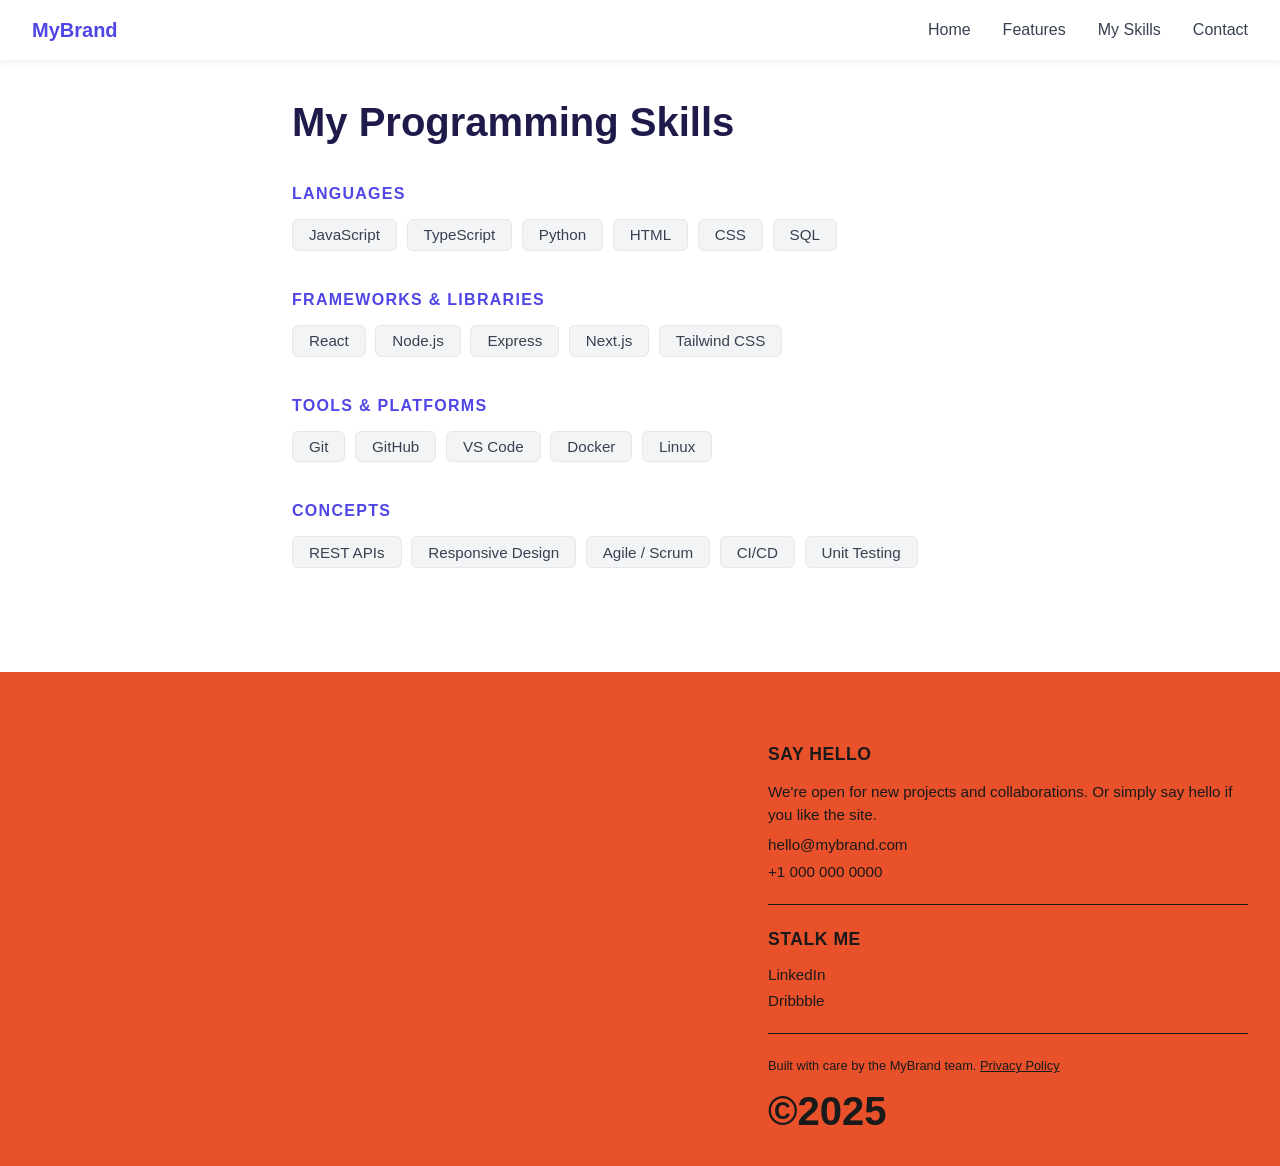
<file: my-skills.html>
<!DOCTYPE html>
<html lang="en">
<head>
  <meta charset="UTF-8" />
  <meta name="viewport" content="width=device-width, initial-scale=1.0" />
  <title>My Skills — MyBrand</title>
  <link rel="stylesheet" href="styles.css" />
  <style>
    .skills-page {
      max-width: 760px;
      margin: 0 auto;
      padding: 100px 2rem 4rem;
    }
    .skills-page h1 {
      font-size: clamp(1.75rem, 4vw, 2.5rem);
      font-weight: 800;
      color: #1e1b4b;
      margin-bottom: 2.5rem;
    }
    .skills-category {
      margin-bottom: 2.5rem;
    }
    .skills-category h2 {
      font-size: 1rem;
      font-weight: 700;
      text-transform: uppercase;
      letter-spacing: 0.08em;
      color: #4f46e5;
      margin-bottom: 1rem;
    }
    .skills-list {
      list-style: none;
      display: flex;
      flex-wrap: wrap;
      gap: 0.6rem;
    }
    .skills-list li {
      background: #f3f4f6;
      border: 1px solid #e5e7eb;
      border-radius: 6px;
      padding: 0.4rem 1rem;
      font-size: 0.95rem;
      color: #374151;
      font-weight: 500;
    }
  </style>
</head>
<body>

  <nav class="navbar">
    <a class="nav-brand" href="index.html" style="text-decoration:none;">MyBrand</a>
    <ul class="nav-links">
      <li><a href="index.html#hero">Home</a></li>
      <li><a href="index.html#features">Features</a></li>
      <li><a href="my-skills.html">My Skills</a></li>
<li><a href="#">Contact</a></li>
    </ul>
  </nav>

  <main class="skills-page">
    <h1>My Programming Skills</h1>

    <div class="skills-category">
      <h2>Languages</h2>
      <ul class="skills-list">
        <li>JavaScript</li>
        <li>TypeScript</li>
        <li>Python</li>
        <li>HTML</li>
        <li>CSS</li>
        <li>SQL</li>
      </ul>
    </div>

    <div class="skills-category">
      <h2>Frameworks & Libraries</h2>
      <ul class="skills-list">
        <li>React</li>
        <li>Node.js</li>
        <li>Express</li>
        <li>Next.js</li>
        <li>Tailwind CSS</li>
      </ul>
    </div>

    <div class="skills-category">
      <h2>Tools & Platforms</h2>
      <ul class="skills-list">
        <li>Git</li>
        <li>GitHub</li>
        <li>VS Code</li>
        <li>Docker</li>
        <li>Linux</li>
      </ul>
    </div>

    <div class="skills-category">
      <h2>Concepts</h2>
      <ul class="skills-list">
        <li>REST APIs</li>
        <li>Responsive Design</li>
        <li>Agile / Scrum</li>
        <li>CI/CD</li>
        <li>Unit Testing</li>
      </ul>
    </div>
  </main>

  <footer class="footer">
    <div class="footer-inner">
      <div class="footer-section">
        <h4>SAY HELLO</h4>
        <p>We're open for new projects and collaborations. Or simply say hello if you like the site.</p>
        <a href="mailto:hello@mybrand.com">hello@mybrand.com</a>
        <a href="tel:+10000000000">+1 000 000 0000</a>
      </div>

      <hr class="footer-divider" />

      <div class="footer-section">
        <h4>STALK ME</h4>
        <a href="#">LinkedIn</a>
        <a href="#">Dribbble</a>
      </div>

      <hr class="footer-divider" />

      <div class="footer-bottom">
        <p>Built with care by the MyBrand team. <a href="privacy.html" style="color:#1a1a1a;text-decoration:underline;">Privacy Policy</a></p>
        <span class="footer-copy">©2025</span>
      </div>
    </div>
  </footer>

</body>
</html>
</file>
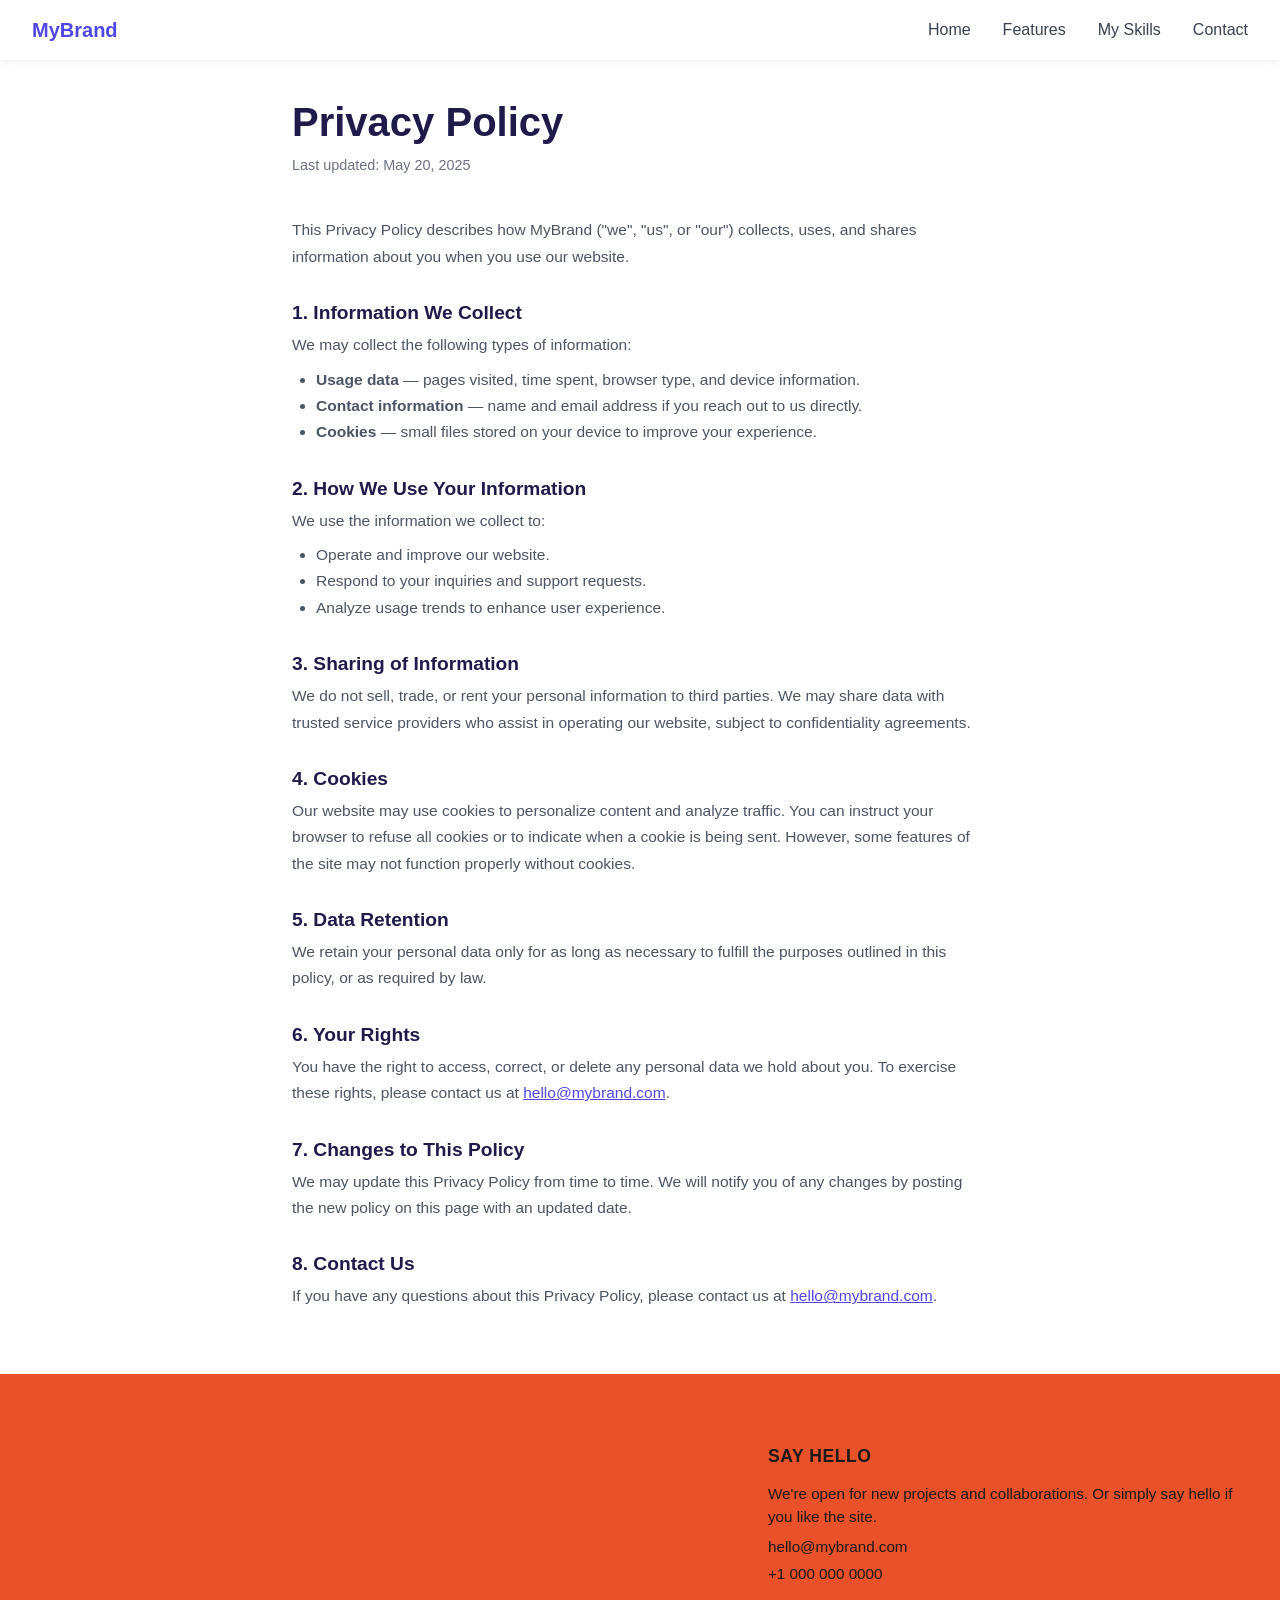
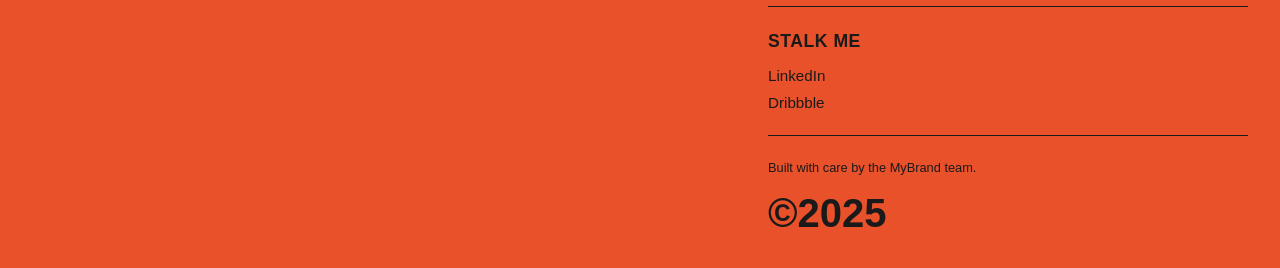
<file: privacy.html>
<!DOCTYPE html>
<html lang="en">
<head>
  <meta charset="UTF-8" />
  <meta name="viewport" content="width=device-width, initial-scale=1.0" />
  <title>Privacy Policy — MyBrand</title>
  <link rel="stylesheet" href="styles.css" />
  <style>
    .privacy-page {
      max-width: 760px;
      margin: 0 auto;
      padding: 100px 2rem 4rem;
    }
    .privacy-page h1 {
      font-size: clamp(1.75rem, 4vw, 2.5rem);
      font-weight: 800;
      color: #1e1b4b;
      margin-bottom: 0.5rem;
    }
    .privacy-page .last-updated {
      color: #6b7280;
      font-size: 0.9rem;
      margin-bottom: 2.5rem;
    }
    .privacy-page h2 {
      font-size: 1.2rem;
      font-weight: 700;
      color: #1e1b4b;
      margin: 2rem 0 0.5rem;
    }
    .privacy-page p, .privacy-page li {
      color: #4b5563;
      line-height: 1.7;
      font-size: 0.97rem;
    }
    .privacy-page ul {
      padding-left: 1.5rem;
      margin-top: 0.5rem;
    }
    .privacy-page a {
      color: #4f46e5;
    }
  </style>
</head>
<body>

  <nav class="navbar">
    <a class="nav-brand" href="index.html" style="text-decoration:none;">MyBrand</a>
    <ul class="nav-links">
      <li><a href="index.html#hero">Home</a></li>
      <li><a href="index.html#features">Features</a></li>
      <li><a href="my-skills.html">My Skills</a></li>
      <li><a href="#">Contact</a></li>
    </ul>
  </nav>

  <main class="privacy-page">
    <h1>Privacy Policy</h1>
    <p class="last-updated">Last updated: May 20, 2025</p>

    <p>This Privacy Policy describes how MyBrand ("we", "us", or "our") collects, uses, and shares information about you when you use our website.</p>

    <h2>1. Information We Collect</h2>
    <p>We may collect the following types of information:</p>
    <ul>
      <li><strong>Usage data</strong> — pages visited, time spent, browser type, and device information.</li>
      <li><strong>Contact information</strong> — name and email address if you reach out to us directly.</li>
      <li><strong>Cookies</strong> — small files stored on your device to improve your experience.</li>
    </ul>

    <h2>2. How We Use Your Information</h2>
    <p>We use the information we collect to:</p>
    <ul>
      <li>Operate and improve our website.</li>
      <li>Respond to your inquiries and support requests.</li>
      <li>Analyze usage trends to enhance user experience.</li>
    </ul>

    <h2>3. Sharing of Information</h2>
    <p>We do not sell, trade, or rent your personal information to third parties. We may share data with trusted service providers who assist in operating our website, subject to confidentiality agreements.</p>

    <h2>4. Cookies</h2>
    <p>Our website may use cookies to personalize content and analyze traffic. You can instruct your browser to refuse all cookies or to indicate when a cookie is being sent. However, some features of the site may not function properly without cookies.</p>

    <h2>5. Data Retention</h2>
    <p>We retain your personal data only for as long as necessary to fulfill the purposes outlined in this policy, or as required by law.</p>

    <h2>6. Your Rights</h2>
    <p>You have the right to access, correct, or delete any personal data we hold about you. To exercise these rights, please contact us at <a href="mailto:hello@mybrand.com">hello@mybrand.com</a>.</p>

    <h2>7. Changes to This Policy</h2>
    <p>We may update this Privacy Policy from time to time. We will notify you of any changes by posting the new policy on this page with an updated date.</p>

    <h2>8. Contact Us</h2>
    <p>If you have any questions about this Privacy Policy, please contact us at <a href="mailto:hello@mybrand.com">hello@mybrand.com</a>.</p>
  </main>

  <footer class="footer">
    <div class="footer-inner">
      <div class="footer-section">
        <h4>SAY HELLO</h4>
        <p>We're open for new projects and collaborations. Or simply say hello if you like the site.</p>
        <a href="mailto:hello@mybrand.com">hello@mybrand.com</a>
        <a href="tel:+10000000000">+1 000 000 0000</a>
      </div>

      <hr class="footer-divider" />

      <div class="footer-section">
        <h4>STALK ME</h4>
        <a href="#">LinkedIn</a>
        <a href="#">Dribbble</a>
      </div>

      <hr class="footer-divider" />

      <div class="footer-bottom">
        <p>Built with care by the MyBrand team.</p>
        <span class="footer-copy">©2025</span>
      </div>
    </div>
  </footer>

</body>
</html>
</file>
<file: styles.css>
*, *::before, *::after {
  box-sizing: border-box;
  margin: 0;
  padding: 0;
}

body {
  font-family: Arial, sans-serif;
  color: #1a1a2e;
}

/* --- Navbar --- */
.navbar {
  position: fixed;
  top: 0;
  width: 100%;
  display: flex;
  align-items: center;
  justify-content: space-between;
  padding: 0 2rem;
  height: 60px;
  background: rgba(255, 255, 255, 0.95);
  backdrop-filter: blur(6px);
  box-shadow: 0 1px 8px rgba(0, 0, 0, 0.08);
  z-index: 100;
}

.nav-brand {
  font-size: 1.25rem;
  font-weight: 700;
  color: #4f46e5;
}

.nav-links {
  list-style: none;
  display: flex;
  gap: 2rem;
}

.nav-links a {
  text-decoration: none;
  color: #374151;
  font-weight: 500;
  transition: color 0.2s;
}

.nav-links a:hover {
  color: #4f46e5;
}

/* --- Hero block --- */
.hero {
  min-height: 100vh;
  display: flex;
  align-items: center;
  justify-content: center;
  text-align: center;
  padding: 80px 2rem 2rem;
  background: linear-gradient(135deg, #e0e7ff 0%, #f0fdf4 100%);
}

.hero-content h1 {
  font-size: clamp(2rem, 6vw, 4rem);
  font-weight: 800;
  margin-bottom: 1rem;
  color: #1e1b4b;
}

.hero-content p {
  font-size: 1.2rem;
  color: #4b5563;
  margin-bottom: 2rem;
}

.btn {
  display: inline-block;
  padding: 0.75rem 2rem;
  background: #4f46e5;
  color: #fff;
  text-decoration: none;
  border-radius: 8px;
  font-weight: 600;
  transition: background 0.2s, transform 0.1s;
}

.btn:hover {
  background: #4338ca;
  transform: translateY(-1px);
}

/* --- Features block --- */
.features {
  min-height: 100vh;
  display: flex;
  align-items: center;
  justify-content: center;
  padding: 5rem 2rem;
  background: #ffffff;
}

.features-content {
  max-width: 900px;
  width: 100%;
  text-align: center;
}

.features-content h2 {
  font-size: clamp(1.75rem, 4vw, 2.75rem);
  font-weight: 800;
  margin-bottom: 0.75rem;
  color: #1e1b4b;
}

.features-content > p {
  font-size: 1.1rem;
  color: #6b7280;
  margin-bottom: 3rem;
}

.cards {
  display: grid;
  grid-template-columns: repeat(auto-fit, minmax(220px, 1fr));
  gap: 1.5rem;
}

.card {
  padding: 2rem;
  border-radius: 12px;
  background: #f9fafb;
  border: 1px solid #e5e7eb;
  transition: box-shadow 0.2s, transform 0.2s;
}

.card:hover {
  box-shadow: 0 8px 24px rgba(79, 70, 229, 0.12);
  transform: translateY(-4px);
}

.card h3 {
  font-size: 1.2rem;
  margin-bottom: 0.5rem;
  color: #4f46e5;
}

.card p {
  color: #6b7280;
  line-height: 1.6;
}

/* --- Footer --- */
.footer {
  background: #e8512a;
  color: #1a1a1a;
  padding: 3rem 2rem 2rem;
}

.footer-inner {
  max-width: 480px;
  margin-left: auto;
}

.footer-section {
  display: flex;
  flex-direction: column;
  gap: 0.6rem;
  padding: 1.5rem 0;
}

.footer-section h4 {
  font-size: 1.1rem;
  font-weight: 800;
  letter-spacing: 0.03em;
  margin-bottom: 0.4rem;
}

.footer-section p {
  font-size: 0.95rem;
  line-height: 1.5;
  color: #1a1a1a;
}

.footer-section a {
  text-decoration: none;
  color: #1a1a1a;
  font-size: 0.95rem;
}

.footer-section a:hover {
  text-decoration: underline;
}

.footer-divider {
  border: none;
  border-top: 1.5px solid #1a1a1a;
  margin: 0;
}

.footer-bottom {
  padding: 1.5rem 0 0;
  display: flex;
  flex-direction: column;
  gap: 1rem;
}

.footer-bottom p {
  font-size: 0.8rem;
  color: #1a1a1a;
}

.footer-copy {
  font-size: 2.5rem;
  font-weight: 800;
  color: #1a1a1a;
}
</file>
